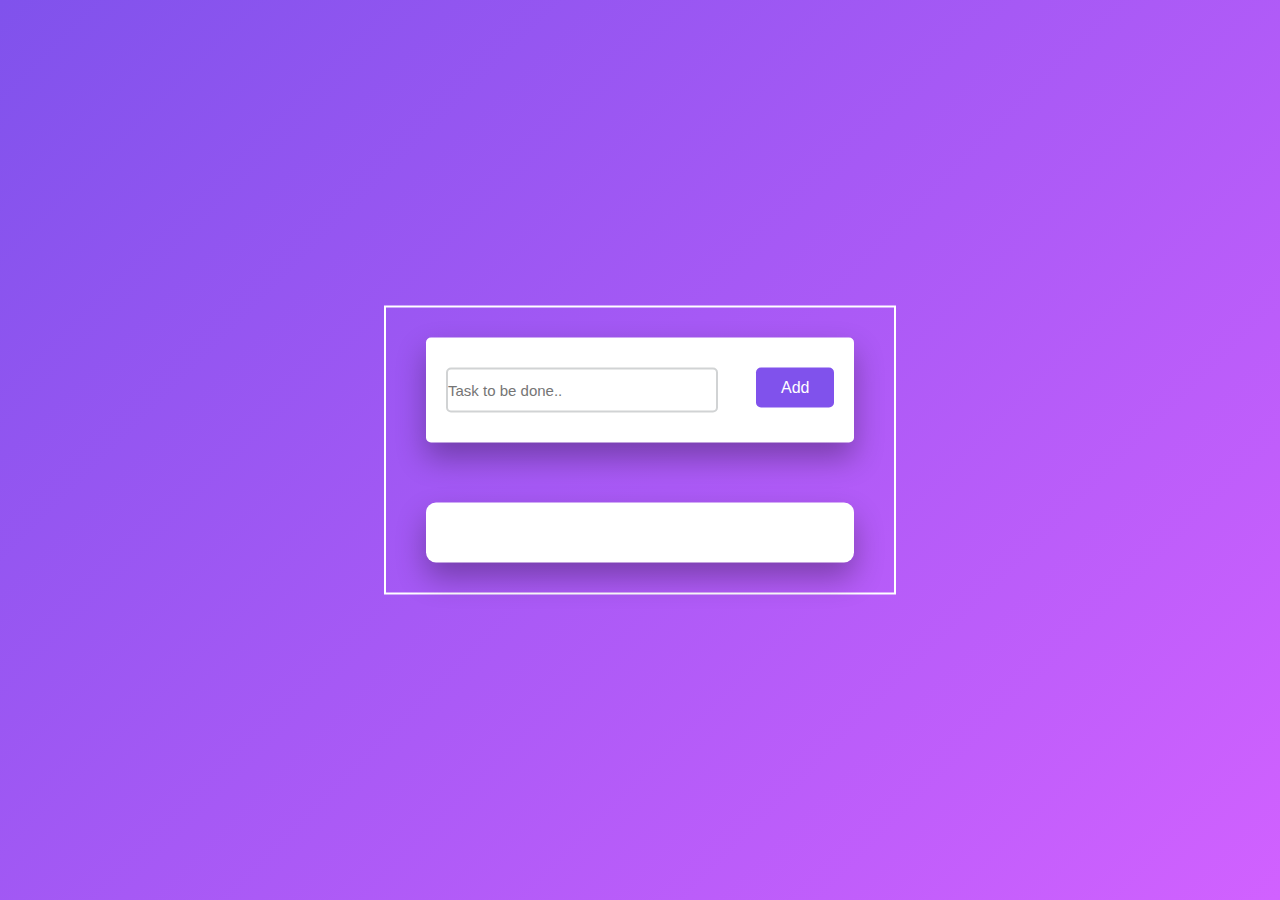
<file: javascript-practice/index.html>
<!DOCTYPE html>
<html lang="en">
<head>
    <meta charset="UTF-8">
    <meta name="viewport" content="width=device-width, initial-scale=1.0">
    <title>javaScript</title>
    <link rel="stylesheet" href="style.css">
    <link rel="stylesheet" href="https://cdnjs.cloudflare.com/ajax/libs/font-awesome/6.2.1/css/all.min.css">
</head>
<body>

<div class="container">
    <div id="newtask">
        <input type="text" placeholder="Task to be done..">
        <button id="push">Add</button>
    </div>
    <div id="tasks"></div>
</div>


    <script src="script.js"></script>
</body>
</html>
</file>
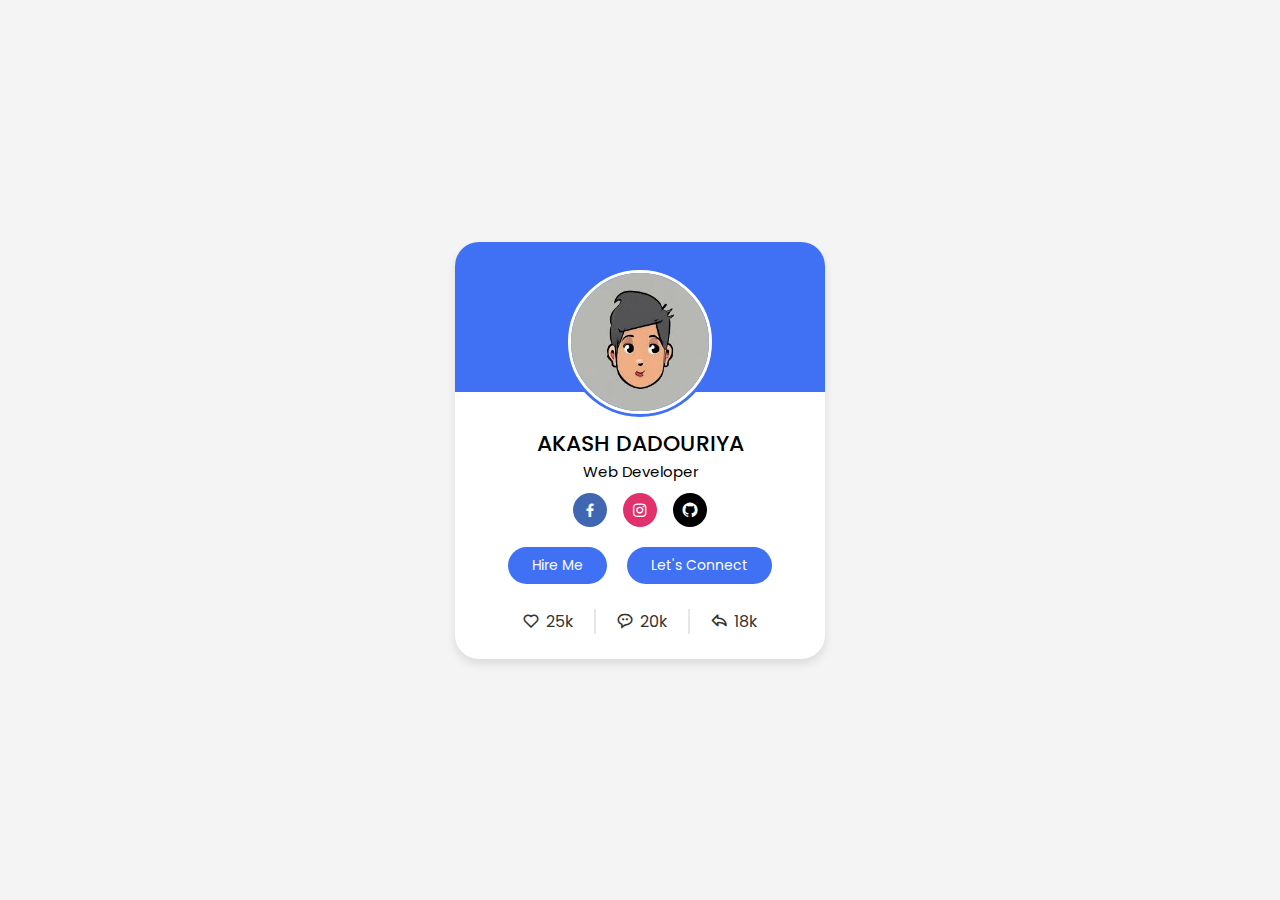
<file: profileCart/index.html>
<!DOCTYPE html>
<html lang="en">

<head>
    <meta charset="UTF-8">
    <meta name="viewport" content="width=device-width, initial-scale=1.0">
    <title>ProfileCart</title>
    <link rel="stylesheet" href="style.css">
    <!-- Boxicons CSS -->
    <link href='https://unpkg.com/boxicons@2.1.4/css/boxicons.min.css' rel='stylesheet'>
    <!-- favicon -->
    <link rel="icon" type="image/png" href="fav2.png">
</head>

<body>
    <div class="profilecart">
        <div class="image">
            <img src="images.jpeg" alt="profile" class="pro-img">
        </div>
        <div class="textcontent">
            <span class="name">Akash Dadouriya</span>
            <span class="web-dev">Web Developer</span>
        </div>
        <div class="media-button">
            <a href="#" style="background: #4267b2;" class="link"><i class='bx bxl-facebook'></i></a>
            <a href="#" style="background: #e1306c;" class="link"><i class='bx bxl-instagram'></i></a>
            <a href="#" style="background: black;" class="link"><i class='bx bxl-github'></i></a>
        </div>
        <div class="buttons">
            <button type="submit" class="button">Hire Me</button>
            <button type="submit" class="button">Let's Connect</button>
        </div>
        <div class="analytics">
            <div class="data">
                <i class='bx bx-heart'></i>
                <span class="number">25k</span>
            </div>
            <div class="data">
                <i class='bx bx-message-rounded-dots'></i>
                <span class="number">20k</span>
            </div>
            <div class="data">
                <i class='bx bx-share'></i>
                <span class="number">18k</span>
            </div>
        </div>
    </div>


</body>

</html>
</file>
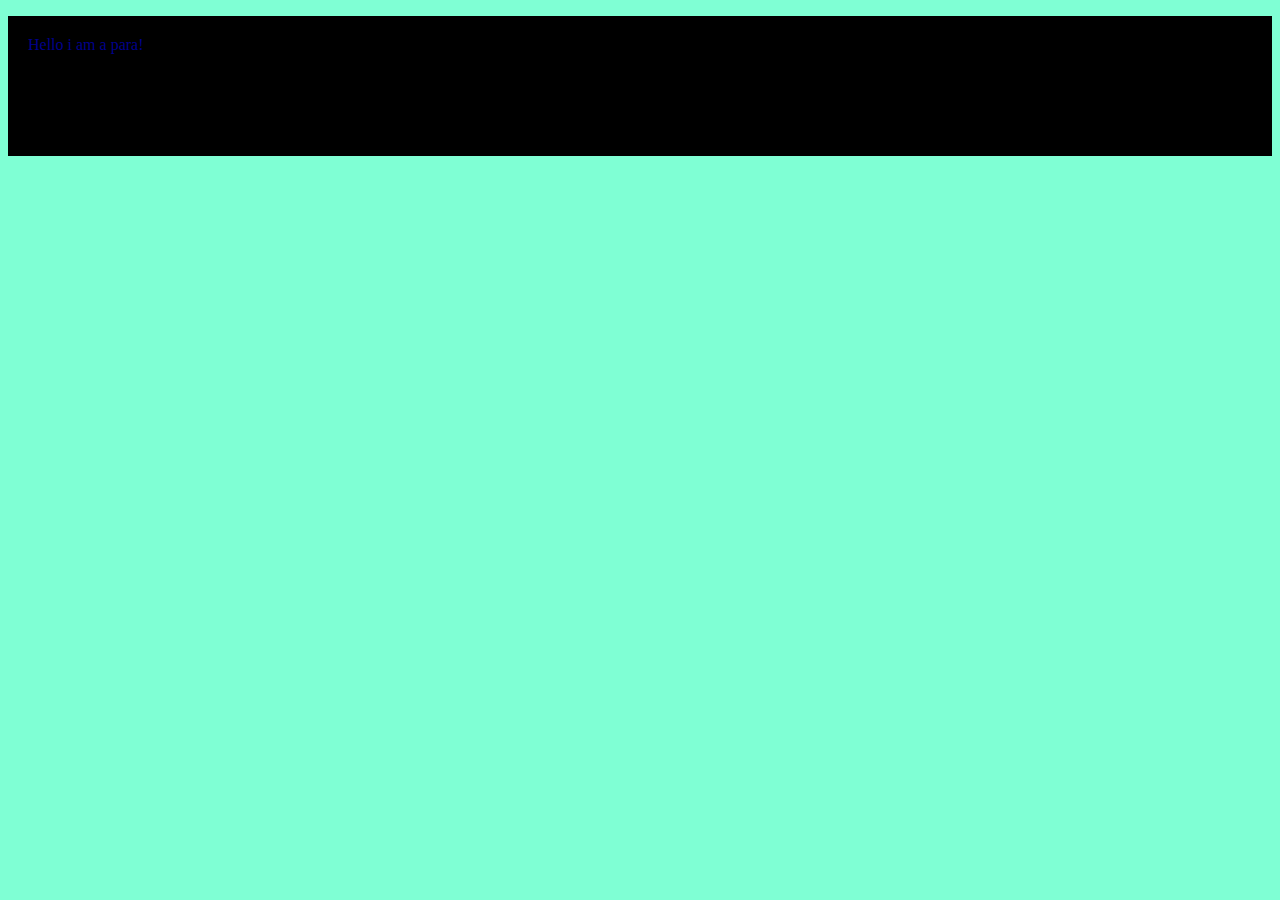
<file: javascript-practice/apnaCollege/index.html>
<!DOCTYPE html>
<html lang="en">
<head>
    <meta charset="UTF-8">
    <meta name="viewport" content="width=device-width, initial-scale=1.0">
    <title>javaScript</title>
    <link rel="stylesheet" href="style.css">
    <link rel="stylesheet" href="https://cdnjs.cloudflare.com/ajax/libs/font-awesome/6.2.1/css/all.min.css">
</head>
<body>
    <p class="para">Hello i am a para!</p>
    <script src="script.js"></script>
</body>
</html>
</file>
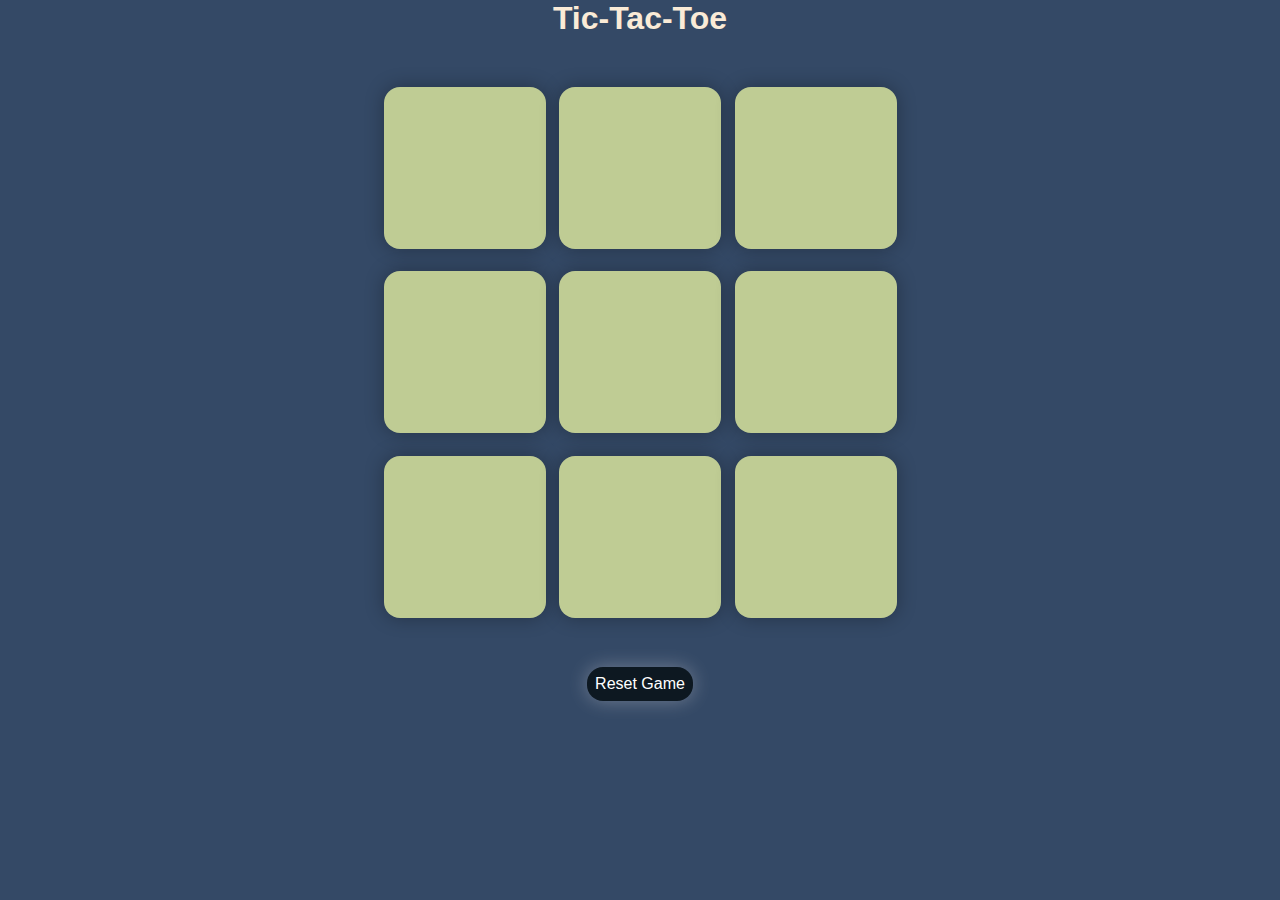
<file: javascript-practice/apnaCollege/tic-tac/index.html>
<!DOCTYPE html>
<html lang="en">

<head>
    <meta charset="UTF-8">
    <meta name="viewport" content="width=device-width, initial-scale=1.0">
    <title>javaScript</title>
    <link rel="stylesheet" href="style.css">
    <link rel="stylesheet" href="https://cdnjs.cloudflare.com/ajax/libs/font-awesome/6.2.1/css/all.min.css">
</head>

<body>
    <div class="msg-container hide">
        <p class="msg">Winner!</p>
        <button id="newGame" >New Game</button>

    </div>
    <main>
        <h1>Tic-Tac-Toe</h1>
        <div class="container">
            <div class="game">
                <button class="box"></button>
                <button class="box"></button>
                <button class="box"></button>
                <button class="box"></button>
                <button class="box"></button>
                <button class="box"></button>
                <button class="box"></button>
                <button class="box"></button>
                <button class="box"></button>
            </div>
        </div>
        <button class="reset">Reset Game</button>
    </main>
    <script src="app.js"></script>
</body>

</html>
</file>
<file: javascript-practice/style.css>
*,
*::before,
*::after {
    padding: 0;
    margin: 0;
    box-sizing: border-box;
}

body{
    height: 100vh;
    background: linear-gradient(135deg,#8052ec,#d161ff);
    font-family: 'Poppins', sans-serif;
}

.container{
    border: 2px solid white;
    width: 40%;
    min-width: 450px;
    position: absolute;
    transform: translate(-50%,-50%);
    top: 50%;
    left: 50%;
    padding: 30px 40px;
}

#newtask{
    position: relative;
    background-color: #ffffff;
    padding: 30px 20px;
    border-radius: 5px;
    box-shadow: 0 15px 30px rgba(0, 0, 0, 0.3);
}
#newtask input{
    width: 70%;
    height: 45px;
    font-size: 15px;
    border: 2px solid #d1d3d4;
    color: #111111;
    font-weight: 500;
    position: relative;
    border-radius: 5px;
}
#newtask input:focus{
    outline: none;
    border-color: #8052ec;
}
#newtask button{
    position: relative;
    float: right;
    width: 20%;
    height: 40px;
    border-radius: 5px;
    font-weight: 500;
    font-size: 16px;
    background-color: #8052ec;
    border: none;
    color: #ffffff;
    cursor: pointer;
}
#newtask button:hover{
 background-color: #111111;
}
#tasks{
    background-color: #ffffff;
    padding: 30px 20px;
    margin-top: 60px;
    border-radius: 10px;
    box-shadow:0 15px 30px rgba(0,0 ,0,0.3) ;
    width: 100%;
    position: relative;
}
.task{
   background-color: #ffffff;
   height: 50px;
   padding: 5px 10px;
   margin-top: 10px;
   display: flex;
   align-items: center;
   justify-self: space-between;
   border-bottom: 2px solid #d1d3d4;
   cursor: pointer;
}
.task span{
    
}
</file>
<file: profileCart/style.css>
@import url('https://fonts.googleapis.com/css2?family=Open+Sans&family=Poppins:ital,wght@0,300;0,400;1,300;1,400&display=swap');

* {
    margin: 0;
    padding: 0;
    font-family: 'Poppins', sans-serif;
    box-sizing: border-box;
}

body {
    height: 100vh;
    display: flex;
    align-items: center;
    justify-content: center;
    background-color: #f4f4f4;

}

.profilecart {
    display: flex;
    flex-direction: column;
    align-items: center;
    max-width: 370px;
    width: 100%;
    border-radius: 24px;
    padding: 25px;
    background: #FFF;
    box-shadow: 0 5px 10px rgba(0, 0, 0, 0.1);
    position: relative;
}
.profilecart::before{
    content:"";
    position: absolute;
    top:0px;
    left: 0;
    border-radius: 24px 24px 0 0;
    height: 36%;
    width: 100%;

    background-color: #4070f4;
}

.image {
    position: relative;
    height: 150px;
    width: 150px;
    border-radius: 50%;
    background-color: #4070f4;
    padding: 3px;
    margin-bottom: 10px;
}

.image .pro-img {
    height: 100%;
    width: 100%;
    object-fit: cover;
    border-radius: 50%;
    border: 3px solid #fff;
}

.profilecart .textcontent {
    display: flex;
    flex-direction: column;
    align-items: center;

}

.textcontent .name {
    font-size: 22px;
    font-weight: 500;
    text-transform: uppercase;
}

.textcontent .web-dev {
    font-size: 15px;
    font-weight: 400;
}

.profilecart .media-button {
    display: flex;
    align-items: center;
    justify-items: center;
    margin-top: 10px;
}

.media-button .link {
    display: flex;
    justify-content: center;
    align-items: center;
    color: #fff;
    height: 34px;
    width: 34px;
    font-size: 18px;
    border-radius: 50%;
    margin: 0 8px;
    background-color: #4070f4;
    text-decoration: none;
}

.profilecart .buttons {
    display: flex;
    align-items: center;
    margin-top: 20px;
}

.buttons .button {
    color: #fff;
    font-size: 14px;
    font-weight: 400;
    border: none;
    border-radius: 24px;
    margin: 0 10px;
    padding: 8px 24px;
    background-color: #4070f4;
    cursor: pointer;
    transition: all 0.3s ease;
}

.button:hover {
    background-color: #153eb0;
}

.profilecart .analytics{
    display: flex;
    align-items: center;
    margin-top: 25px;
}
.data i{
    font-size: 18px;
    margin-right: 6px;
}
.analytics .data{
    display: flex;
    align-items: center;
    color: #333;
    padding: 0 20px;
    border-right: 2px solid #e7e7e7;
}
.data:last-child{
    border-right: none;
}
</file>
<file: javascript-practice/apnaCollege/style.css>
body{
    background-color: aquamarine;
}
.para{
    padding: 20px;
    height: 100px;
    color: darkblue;

}
.para1{
   background-color: black;
}
</file>
<file: javascript-practice/apnaCollege/tic-tac/style.css>
* {
  margin: 0;
  padding: 0;
  box-sizing: border-box;
}

body {
  background-color: #344966;
  font-family: Arial, sans-serif;
  text-align: center;
}

h1 {
  color: antiquewhite;
}

.container {
  display: flex;
  justify-content: center;
  align-items: center;
  height: 70vh;
}

.game {
  height: 60vmin;
  width: 60vmin;
  display: flex;
  flex-wrap: wrap;
  justify-content: center;
  align-items: center;
  gap: 1.5vmin;
}

.box {
  height: 18vmin;
  width: 18vmin;
  border-radius: 1rem;
  border: none;
  box-shadow: 0 0 1.2rem rgba(0, 0, 0, 0.3);
  font-size: 9vmin;
  color: #b40e38;
  background-color: #BFCC94;
}

.reset {
  text-align: center;
  padding: 0.5rem;
  font-size: 1rem;
  background-color: #0D1821;
  color: #fff;
  border-radius: 1rem;
  border: none;
  box-shadow: 0 0 1.2rem rgba(254, 245, 245, 0.3);
  cursor: pointer;
}
#newGame {
  text-align: center;
  padding: 0.5rem;
  font-size: 1rem;
  background-color: #0D1821;
  color: #fff;
  border-radius: 1rem;
  border: none;
  box-shadow: 0 0 1.2rem rgba(254, 245, 245, 0.3);
  cursor: pointer;
}
#newGame:hover {
  animation: buzz 0.5s linear infinite;
}
.reset:hover {
  animation: buzz 0.5s linear infinite;
}

@keyframes buzz {
  0% {
    transform: translate(0, 0);
  }
  25% {
    transform: translate(3px, -3px);
  }
  50% {
    transform: translate(0, 0);
  }
  75% {
    transform: translate(-3px, 3px);
  }
  100% {
    transform: translate(0, 0);
  }
}

.msg-container {
  height: 100vmin;
  display: flex;
  justify-content: center;
  align-items: center;
  flex-direction: column;
  gap: 4rem;
 
}

.msg {
  margin-top: 10px;
  margin-bottom: 10px;
  color: aliceblue;
  font-size: 10vmin;
}

.hide {
  display: none;
}
</file>
